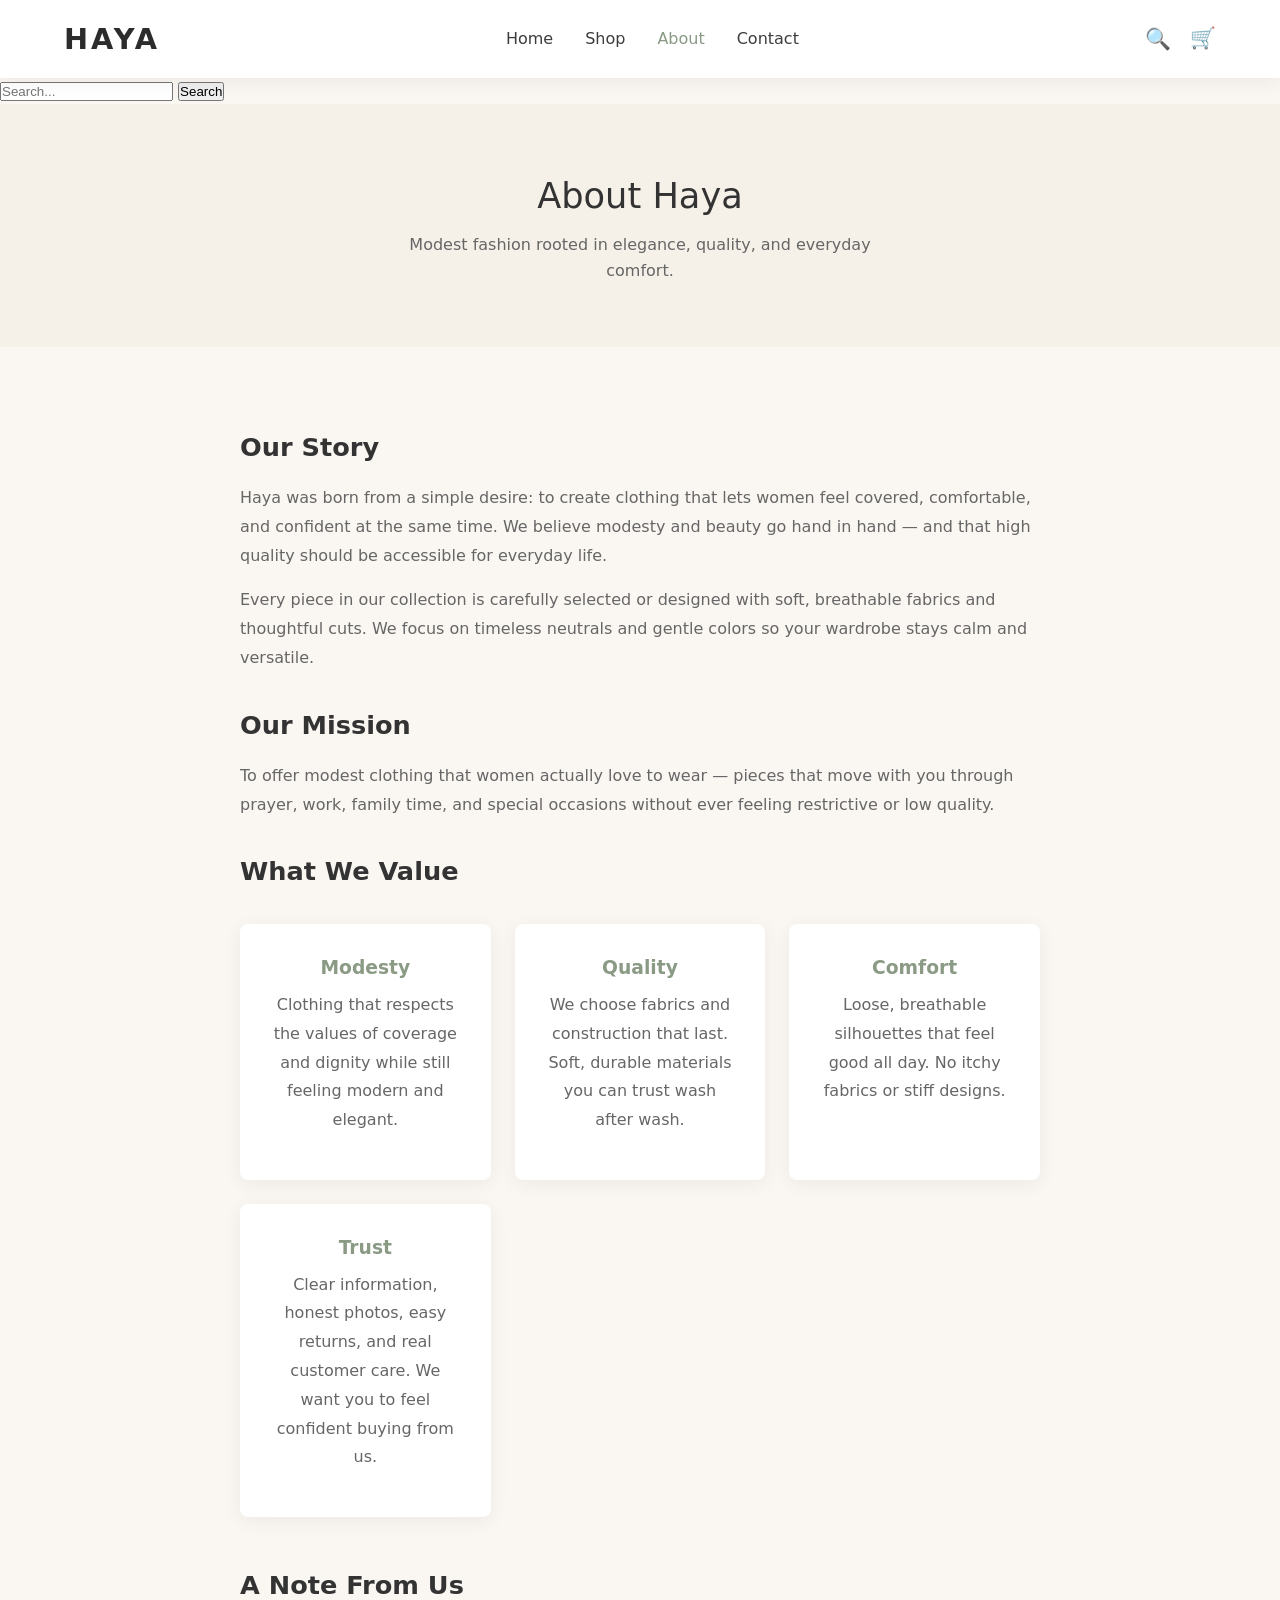
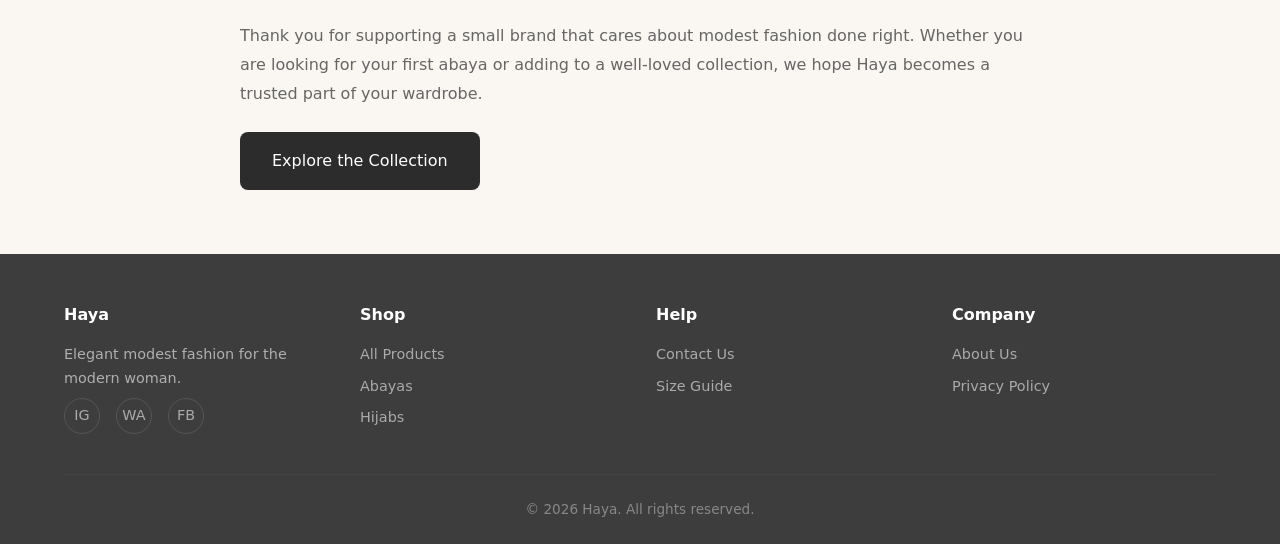
<file: about.html>
<!DOCTYPE html>
<html lang="en">
<head>
  <meta charset="UTF-8">
  <meta name="viewport" content="width=device-width, initial-scale=1.0">
  <title>About Us – Haya</title>
  <meta name="description" content="Learn about Haya – our mission, values, and the story behind our modest fashion brand.">
  <link rel="stylesheet" href="css/style.css">
</head>
<body>

  <header class="header">
    <div class="container header-inner">
      <a href="index.html" class="logo">Haya</a>
      <nav class="nav">
        <a href="index.html">Home</a>
        <a href="shop.html">Shop</a>
        <a href="about.html" class="active">About</a>
        <a href="contact.html">Contact</a>
      </nav>
      <div class="header-actions">
        <button class="search-btn">🔍</button>
        <a href="cart.html" class="cart-btn">🛒 <span class="cart-count">0</span></a>
        <button class="mobile-toggle">☰</button>
      </div>
    </div>
  </header>

  <div class="search-overlay">
    <div class="search-box">
      <input type="text" placeholder="Search...">
      <button>Search</button>
    </div>
  </div>

  <section class="about-hero">
    <div class="container">
      <h1 style="font-size:2.2rem;font-weight:500;margin-bottom:0.5rem;">About Haya</h1>
      <p style="color:var(--text-light);max-width:500px;margin:0 auto;">Modest fashion rooted in elegance, quality, and everyday comfort.</p>
    </div>
  </section>

  <div class="container about-content">
    <h2>Our Story</h2>
    <p>Haya was born from a simple desire: to create clothing that lets women feel covered, comfortable, and confident at the same time. We believe modesty and beauty go hand in hand — and that high quality should be accessible for everyday life.</p>
    <p>Every piece in our collection is carefully selected or designed with soft, breathable fabrics and thoughtful cuts. We focus on timeless neutrals and gentle colors so your wardrobe stays calm and versatile.</p>

    <h2>Our Mission</h2>
    <p>To offer modest clothing that women actually love to wear — pieces that move with you through prayer, work, family time, and special occasions without ever feeling restrictive or low quality.</p>

    <h2>What We Value</h2>
    <div class="values-grid">
      <div class="value-card">
        <h3>Modesty</h3>
        <p>Clothing that respects the values of coverage and dignity while still feeling modern and elegant.</p>
      </div>
      <div class="value-card">
        <h3>Quality</h3>
        <p>We choose fabrics and construction that last. Soft, durable materials you can trust wash after wash.</p>
      </div>
      <div class="value-card">
        <h3>Comfort</h3>
        <p>Loose, breathable silhouettes that feel good all day. No itchy fabrics or stiff designs.</p>
      </div>
      <div class="value-card">
        <h3>Trust</h3>
        <p>Clear information, honest photos, easy returns, and real customer care. We want you to feel confident buying from us.</p>
      </div>
    </div>

    <h2 style="margin-top:3rem;">A Note From Us</h2>
    <p>Thank you for supporting a small brand that cares about modest fashion done right. Whether you are looking for your first abaya or adding to a well-loved collection, we hope Haya becomes a trusted part of your wardrobe.</p>
    <p style="margin-top:1.5rem;"><a href="shop.html" class="btn btn-primary">Explore the Collection</a></p>
  </div>

  <footer class="footer">
    <div class="container">
      <div class="footer-grid">
        <div>
          <h4>Haya</h4>
          <p style="font-size:0.9rem;opacity:0.8;">Elegant modest fashion for the modern woman.</p>
          <div class="social-links">
            <a href="https://instagram.com/" target="_blank">IG</a>
            <a href="https://wa.me/1234567890" target="_blank">WA</a>
            <a href="https://facebook.com/" target="_blank">FB</a>
          </div>
        </div>
        <div>
          <h4>Shop</h4>
          <a href="shop.html">All Products</a>
          <a href="shop.html">Abayas</a>
          <a href="shop.html">Hijabs</a>
        </div>
        <div>
          <h4>Help</h4>
          <a href="contact.html">Contact Us</a>
          <a href="contact.html">Size Guide</a>
        </div>
        <div>
          <h4>Company</h4>
          <a href="about.html">About Us</a>
          <a href="contact.html">Privacy Policy</a>
        </div>
      </div>
      <div class="footer-bottom"><p>© 2026 Haya. All rights reserved.</p></div>
    </div>
  </footer>

  <script src="js/script.js"></script>
</body>
</html>
</file>
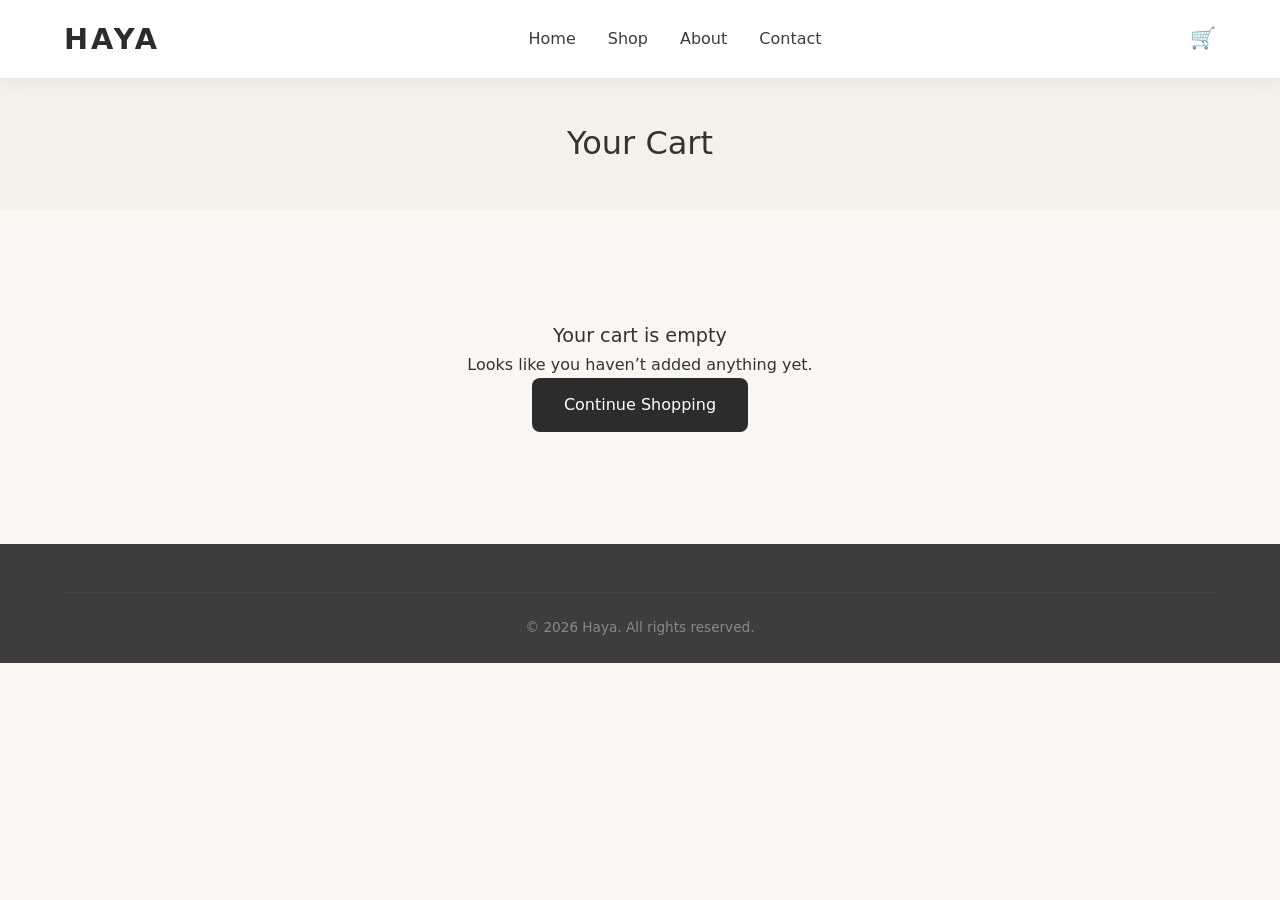
<file: cart.html>
<!DOCTYPE html>
<html lang="en">
<head>
  <meta charset="UTF-8">
  <meta name="viewport" content="width=device-width, initial-scale=1.0">
  <title>Cart – Haya</title>
  <link rel="stylesheet" href="css/style.css">
</head>
<body>
  <header class="header">
    <div class="container header-inner">
      <a href="index.html" class="logo">Haya</a>
      <nav class="nav">
        <a href="index.html">Home</a>
        <a href="shop.html">Shop</a>
        <a href="about.html">About</a>
        <a href="contact.html">Contact</a>
      </nav>
      <div class="header-actions">
        <a href="cart.html" class="cart-btn">🛒 <span class="cart-count">0</span></a>
        <button class="mobile-toggle">☰</button>
      </div>
    </div>
  </header>

  <section class="shop-header">
    <div class="container">
      <h1 style="font-size:2rem;font-weight:500;">Your Cart</h1>
    </div>
  </section>

  <div class="container" style="padding:3rem 0;">
    <div id="cartLayout">
      <div class="empty-cart">
        <p style="font-size:1.2rem;">Your cart is empty</p>
        <p>Looks like you haven’t added anything yet.</p>
        <a href="shop.html" class="btn btn-primary">Continue Shopping</a>
      </div>
    </div>
  </div>

  <footer class="footer">
    <div class="container">
      <div class="footer-bottom"><p>© 2026 Haya. All rights reserved.</p></div>
    </div>
  </footer>

  <script src="js/script.js"></script>
  <script>
    document.addEventListener('DOMContentLoaded', () => {
      const layout = document.getElementById('cartLayout');
      if (cart.length === 0) return;

      const itemsHtml = cart.map(item => `
        <div class="cart-item" style="display:flex;gap:1rem;padding:1rem;border-bottom:1px solid #eee;align-items:center;">
          <img src="${item.image}" alt="${item.name}" style="width:80px;height:100px;object-fit:cover;border-radius:6px;">
          <div style="flex:1;">
            <h3>${item.name}</h3>
            <p>Size: ${item.size} | Qty: ${item.qty}</p>
            <button onclick="removeFromCart(${item.id}, '${item.size}')" style="color:red;background:none;border:none;cursor:pointer;">Remove</button>
          </div>
          <div style="font-weight:600;">$${(item.price * item.qty).toFixed(2)}</div>
        </div>
      `).join('');

      layout.innerHTML = `
        <div style="background:white;border-radius:8px;overflow:hidden;box-shadow:0 4px 20px rgba(0,0,0,0.06);">
          ${itemsHtml}
        </div>
        <div style="margin-top:1.5rem;text-align:right;">
          <p style="font-size:1.2rem;font-weight:600;">Total: $${getCartTotal().toFixed(2)}</p>
          <button class="btn btn-sage" style="margin-top:1rem;" onclick="alert('This is a demo checkout. Real payment can be added later.')">Proceed to Checkout</button>
        </div>
      `;
    });
  </script>
</body>
</html>
</file>
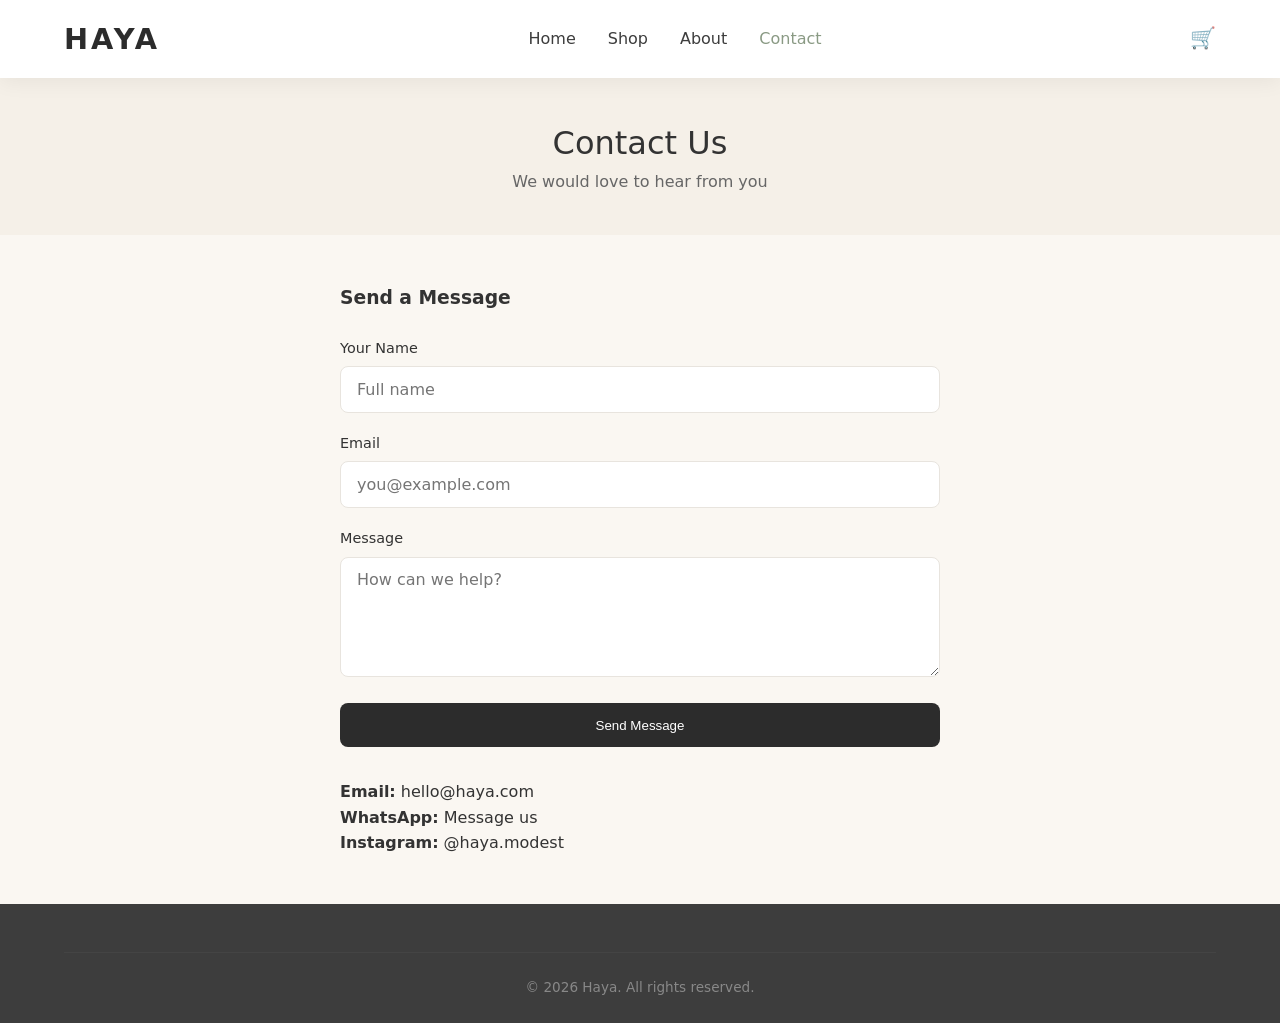
<file: contact.html>
<!DOCTYPE html>
<html lang="en">
<head>
  <meta charset="UTF-8">
  <meta name="viewport" content="width=device-width, initial-scale=1.0">
  <title>Contact – Haya</title>
  <link rel="stylesheet" href="css/style.css">
</head>
<body>
  <header class="header">
    <div class="container header-inner">
      <a href="index.html" class="logo">Haya</a>
      <nav class="nav">
        <a href="index.html">Home</a>
        <a href="shop.html">Shop</a>
        <a href="about.html">About</a>
        <a href="contact.html" class="active">Contact</a>
      </nav>
      <div class="header-actions">
        <a href="cart.html" class="cart-btn">🛒 <span class="cart-count">0</span></a>
        <button class="mobile-toggle">☰</button>
      </div>
    </div>
  </header>
  <section class="shop-header">
    <div class="container">
      <h1 style="font-size:2rem;font-weight:500;">Contact Us</h1>
      <p style="color:#666;">We would love to hear from you</p>
    </div>
  </section>
  <div class="container" style="padding:3rem 0;max-width:600px;">
    <div class="contact-form">
      <h3 style="margin-bottom:1.5rem;">Send a Message</h3>
      <form id="contactForm">
        <div class="form-group">
          <label>Your Name</label>
          <input type="text" required placeholder="Full name">
        </div>
        <div class="form-group">
          <label>Email</label>
          <input type="email" required placeholder="you@example.com">
        </div>
        <div class="form-group">
          <label>Message</label>
          <textarea required placeholder="How can we help?"></textarea>
        </div>
        <button type="submit" class="btn btn-primary" style="width:100%;">Send Message</button>
      </form>
    </div>
    <div style="margin-top:2rem;">
      <p><strong>Email:</strong> hello@haya.com</p>
      <p><strong>WhatsApp:</strong> <a href="https://wa.me/1234567890">Message us</a></p>
      <p><strong>Instagram:</strong> @haya.modest</p>
    </div>
  </div>
  <footer class="footer">
    <div class="container">
      <div class="footer-bottom"><p>© 2026 Haya. All rights reserved.</p></div>
    </div>
  </footer>
  <script src="js/script.js"></script>
</body>
</html>
</file>
<file: css/style.css>
/* HAYA Modest Fashion - Main Styles */
:root {
  --beige: #F5F0E8;
  --cream: #FAF7F2;
  --sage: #A8B5A2;
  --sage-dark: #8A9A84;
  --soft-black: #2C2C2C;
  --charcoal: #3D3D3D;
  --light-gray: #E8E4DE;
  --white: #FFFFFF;
  --text: #333333;
  --text-light: #666666;
  --shadow: 0 4px 20px rgba(0,0,0,0.06);
  --radius: 8px;
}

* { margin: 0; padding: 0; box-sizing: border-box; }

body {
  font-family: 'Segoe UI', system-ui, sans-serif;
  color: var(--text);
  background: var(--cream);
  line-height: 1.6;
}

a { text-decoration: none; color: inherit; }
img { max-width: 100%; display: block; }

.container { width: 90%; max-width: 1200px; margin: 0 auto; }

/* Header */
.header {
  background: var(--white);
  box-shadow: var(--shadow);
  position: sticky;
  top: 0;
  z-index: 1000;
}

.header-inner {
  display: flex;
  align-items: center;
  justify-content: space-between;
  padding: 1rem 0;
}

.logo {
  font-size: 1.8rem;
  font-weight: 600;
  letter-spacing: 3px;
  color: var(--soft-black);
  text-transform: uppercase;
}

.nav { display: flex; gap: 2rem; }
.nav a { font-weight: 500; color: var(--charcoal); }
.nav a:hover, .nav a.active { color: var(--sage-dark); }

.header-actions { display: flex; align-items: center; gap: 1.2rem; }
.cart-btn, .search-btn, .mobile-toggle {
  background: none; border: none; cursor: pointer; font-size: 1.3rem;
}
.cart-count {
  position: absolute; top: -8px; right: -10px;
  background: var(--sage-dark); color: white;
  font-size: 0.7rem; width: 18px; height: 18px;
  border-radius: 50%; display: none; align-items: center; justify-content: center;
}
.mobile-toggle { display: none; }

/* Hero */
.hero {
  background: linear-gradient(135deg, var(--beige), var(--cream));
  padding: 5rem 0;
  text-align: center;
}
.hero h1 {
  font-size: clamp(2.2rem, 5vw, 3.5rem);
  font-weight: 500;
  color: var(--soft-black);
  margin-bottom: 1rem;
}
.hero p { color: var(--text-light); margin-bottom: 2rem; max-width: 500px; margin-left: auto; margin-right: auto; }

/* Buttons */
.btn {
  display: inline-block;
  padding: 0.9rem 2rem;
  border-radius: var(--radius);
  font-weight: 500;
  cursor: pointer;
  border: none;
  transition: 0.3s;
}
.btn-primary { background: var(--soft-black); color: white; }
.btn-primary:hover { background: var(--charcoal); }
.btn-outline { background: transparent; border: 1.5px solid var(--soft-black); color: var(--soft-black); }
.btn-sage { background: var(--sage-dark); color: white; }

/* Sections */
.section { padding: 4rem 0; }
.section-title { text-align: center; margin-bottom: 2.5rem; }
.section-title h2 { font-size: 1.9rem; font-weight: 500; margin-bottom: 0.5rem; }

/* Product Grid */
.product-grid {
  display: grid;
  grid-template-columns: repeat(auto-fill, minmax(260px, 1fr));
  gap: 2rem;
}
.product-card {
  background: var(--white);
  border-radius: var(--radius);
  overflow: hidden;
  box-shadow: var(--shadow);
  transition: 0.3s;
}
.product-card:hover { transform: translateY(-6px); }
.product-image {
  aspect-ratio: 3/4;
  overflow: hidden;
  background: var(--beige);
  position: relative;
}
.product-image img { width: 100%; height: 100%; object-fit: cover; }
.product-badge {
  position: absolute; top: 12px; left: 12px;
  background: var(--sage-dark); color: white;
  font-size: 0.75rem; padding: 0.3rem 0.7rem; border-radius: 20px;
}
.product-info { padding: 1.2rem; }
.product-info h3 { font-size: 1.05rem; margin-bottom: 0.3rem; }
.product-category { font-size: 0.85rem; color: var(--text-light); margin-bottom: 0.5rem; }
.product-price { font-size: 1.1rem; font-weight: 600; }

/* Story */
.story-teaser {
  background: var(--beige);
  display: grid;
  grid-template-columns: 1fr 1fr;
  gap: 2rem;
  border-radius: var(--radius);
  overflow: hidden;
}
.story-image {
  min-height: 300px;
  background: linear-gradient(45deg, var(--sage), #D4A5A5);
  display: flex; align-items: center; justify-content: center; color: white;
}
.story-content { padding: 2rem; }

/* Testimonials */
.testimonials { background: var(--white); }
.testimonial-grid {
  display: grid;
  grid-template-columns: repeat(auto-fit, minmax(280px, 1fr));
  gap: 1.5rem;
}
.testimonial-card {
  background: var(--cream);
  padding: 1.8rem;
  border-radius: var(--radius);
  border-left: 4px solid var(--sage);
}
.testimonial-card p { font-style: italic; margin-bottom: 1rem; }

/* Newsletter */
.newsletter {
  background: var(--soft-black);
  color: white;
  text-align: center;
  padding: 3.5rem 0;
}
.newsletter-form {
  display: flex;
  max-width: 450px;
  margin: 1.5rem auto 0;
  gap: 0.5rem;
}
.newsletter-form input {
  flex: 1; padding: 0.9rem 1.2rem; border: none; border-radius: var(--radius);
}
.newsletter-form button {
  padding: 0.9rem 1.5rem; background: var(--sage-dark); color: white; border: none; border-radius: var(--radius); cursor: pointer;
}

/* Footer */
.footer {
  background: var(--charcoal);
  color: #ccc;
  padding: 3rem 0 1.5rem;
}
.footer-grid {
  display: grid;
  grid-template-columns: repeat(auto-fit, minmax(180px, 1fr));
  gap: 2rem;
  margin-bottom: 2rem;
}
.footer h4 { color: white; margin-bottom: 1rem; }
.footer a { display: block; margin-bottom: 0.5rem; color: #aaa; font-size: 0.9rem; }
.footer a:hover { color: var(--sage); }
.footer-bottom {
  border-top: 1px solid #444;
  padding-top: 1.5rem;
  text-align: center;
  font-size: 0.85rem;
  color: #888;
}
.social-links { display: flex; gap: 1rem; margin-top: 0.5rem; }
.social-links a {
  width: 36px; height: 36px; border: 1px solid #555; border-radius: 50%;
  display: flex; align-items: center; justify-content: center;
}

/* Shop */
.shop-header {
  background: var(--beige);
  padding: 2.5rem 0;
  text-align: center;
}

/* Product Detail */
.product-detail {
  display: grid;
  grid-template-columns: 1fr 1fr;
  gap: 3rem;
  padding: 3rem 0;
}
.main-image {
  aspect-ratio: 3/4;
  background: var(--beige);
  border-radius: var(--radius);
  overflow: hidden;
}
.main-image img { width: 100%; height: 100%; object-fit: cover; }
.product-details h1 { font-size: 1.8rem; font-weight: 500; margin-bottom: 0.5rem; }
.product-details .price { font-size: 1.5rem; font-weight: 600; margin-bottom: 1rem; }
.product-details .desc { color: var(--text-light); margin-bottom: 1.5rem; }
.size-options { display: flex; gap: 0.5rem; margin: 0.6rem 0 1.5rem; }
.size-btn {
  width: 44px; height: 44px; border: 1.5px solid var(--light-gray);
  background: white; border-radius: 6px; cursor: pointer; font-weight: 500;
}
.size-btn.active, .size-btn:hover { background: var(--soft-black); color: white; border-color: var(--soft-black); }
.add-to-cart-btn {
  width: 100%; padding: 1rem; background: var(--soft-black); color: white;
  border: none; border-radius: var(--radius); font-size: 1rem; cursor: pointer;
}

/* Forms */
.contact-form, .form-group { margin-bottom: 1.2rem; }
.form-group label { display: block; font-size: 0.9rem; font-weight: 500; margin-bottom: 0.4rem; }
.form-group input, .form-group textarea, .form-group select {
  width: 100%; padding: 0.8rem 1rem; border: 1px solid var(--light-gray);
  border-radius: var(--radius); font-size: 1rem; font-family: inherit;
}
.form-group textarea { min-height: 120px; resize: vertical; }

/* About */
.about-hero { background: var(--beige); padding: 4rem 0; text-align: center; }
.about-content { max-width: 800px; margin: 0 auto; padding: 3rem 0; }
.about-content h2 { font-size: 1.6rem; margin: 2rem 0 1rem; }
.about-content p { color: var(--text-light); margin-bottom: 1rem; line-height: 1.8; }
.values-grid {
  display: grid;
  grid-template-columns: repeat(auto-fit, minmax(200px, 1fr));
  gap: 1.5rem;
  margin-top: 2rem;
}
.value-card {
  background: var(--white); padding: 1.8rem; border-radius: var(--radius);
  text-align: center; box-shadow: var(--shadow);
}
.value-card h3 { color: var(--sage-dark); margin-bottom: 0.5rem; }

/* Cart */
.empty-cart { text-align: center; padding: 4rem 2rem; }
.cart-item { display: flex; gap: 1rem; padding: 1rem; border-bottom: 1px solid #eee; align-items: center; }

/* Mobile */
@media (max-width: 768px) {
  .nav { display: none; }
  .nav.active {
    display: flex; flex-direction: column; position: absolute;
    top: 100%; left: 0; width: 100%; background: white;
    padding: 1.5rem; box-shadow: var(--shadow); gap: 1rem;
  }
  .mobile-toggle { display: block; }
  .product-grid { grid-template-columns: repeat(2, 1fr); gap: 1rem; }
  .story-teaser, .product-detail { grid-template-columns: 1fr; }
  .newsletter-form { flex-direction: column; }
}

@media (max-width: 480px) {
  .product-grid { grid-template-columns: 1fr; }
}

.text-center { text-align: center; }
.mt-2 { margin-top: 2rem; }
</file>
